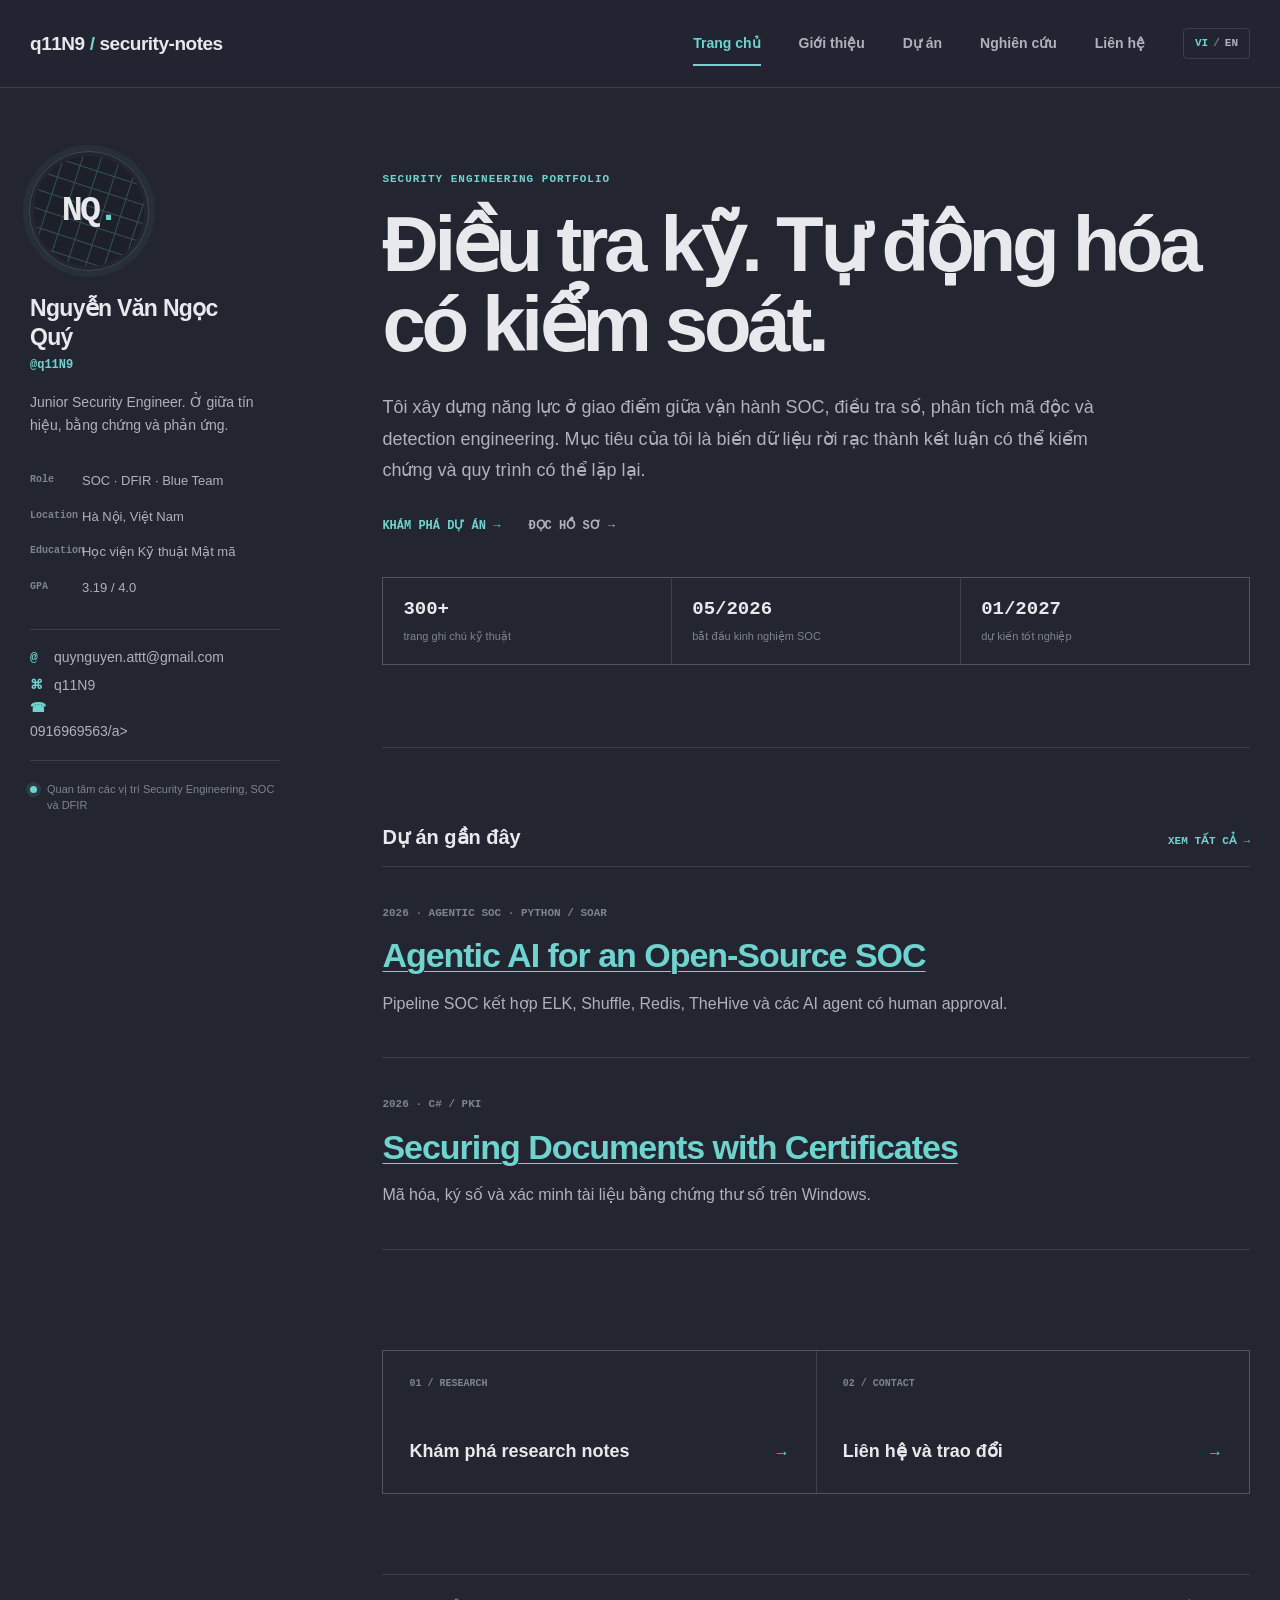
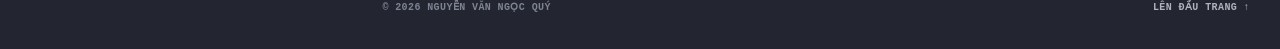
<file: index.html>
<!doctype html>
<html lang="vi" data-lang="vi">
<head>
  <meta charset="utf-8"><meta name="viewport" content="width=device-width, initial-scale=1">
  <meta name="theme-color" content="#232631">
  <meta name="description" content="Portfolio của Nguyễn Văn Ngọc Quý — Junior Security Engineer tập trung vào SOC, DFIR, malware analysis và detection engineering.">
  <meta property="og:title" content="Nguyễn Văn Ngọc Quý — Security Engineering"><meta property="og:type" content="website"><meta property="og:url" content="https://q11n9.github.io/">
  <title>Nguyễn Văn Ngọc Quý — Security Engineering</title>
  <link rel="canonical" href="https://q11n9.github.io/"><link rel="icon" href="favicon.svg" type="image/svg+xml"><link rel="stylesheet" href="styles.css">
</head>
<body data-page="home">
  <a class="skip-link" href="#main" data-i18n="skip">Bỏ qua điều hướng</a>
  <header class="topbar">
    <a class="site-title" href="index.html">q11N9<span>/</span>security-notes</a>
    <button class="menu-toggle" type="button" aria-expanded="false" aria-controls="site-nav"><span></span><span></span><span></span><b data-i18n="menu">Menu</b></button>
    <nav class="nav" id="site-nav" aria-label="Điều hướng chính" data-i18n-aria="navLabel">
      <a class="active" href="index.html" aria-current="page" data-i18n="navHome">Trang chủ</a>
      <a href="about.html" data-i18n="navAbout">Giới thiệu</a><a href="projects.html" data-i18n="navProjects">Dự án</a><a href="research.html" data-i18n="navResearch">Nghiên cứu</a><a href="contact.html" data-i18n="navContact">Liên hệ</a>
      <button class="language-toggle" type="button" aria-label="Switch to English" aria-pressed="false"><span>VI</span><i>/</i><span>EN</span></button>
    </nav>
  </header>
  <div class="page-shell">
    <aside class="profile" aria-label="Tóm tắt hồ sơ" data-i18n-aria="profileLabel">
      <div class="avatar"><div class="avatar-grid"></div><strong>NQ</strong></div><h1>Nguyễn Văn Ngọc Quý</h1><p class="handle">@q11N9</p>
      <p class="profile-lead" data-i18n="profileLead">SOC Analyst.</p>
      <dl class="profile-facts"><div><dt>Role</dt><dd>SOC · DFIR · Blue Team</dd></div><div><dt>Location</dt><dd data-i18n="location">Hà Nội, Việt Nam</dd></div><div><dt>Education</dt><dd data-i18n="academyShort">Học viện Kỹ thuật Mật mã</dd></div><div><dt>GPA</dt><dd>3.19 / 4.0</dd></div></dl>
      <div class="profile-links"><a href="mailto:quynguyen.attt@gmail.com"><span>@</span><span>quynguyen.attt@gmail.com</span></a><a href="https://github.com/q11N9" target="_blank" rel="noreferrer"><span>⌘</span><span>q11N9</span></a><a href="projects.html"><span>☎</span><a href="tel:0916969563">0916969563/a></a></div>
      <div class="availability"><i></i><span data-i18n="availability">Quan tâm các vị trí Security Engineering, SOC và DFIR</span></div>
    </aside>
    <main class="content" id="main">
      <section class="intro home-intro">
        <p class="kicker">security engineering portfolio</p>
        <h2 data-i18n="introTitle">Điều tra kỹ. Tự động hóa có kiểm soát.</h2>
        <p class="intro-copy" data-i18n="introCopy">Tôi xây dựng năng lực ở giao điểm giữa vận hành SOC, điều tra số, phân tích mã độc và detection engineering. Mục tiêu của tôi là biến dữ liệu rời rạc thành kết luận có thể kiểm chứng và quy trình có thể lặp lại.</p>
        <div class="page-actions"><a class="primary-link" href="projects.html"><span data-i18n="exploreProjects">Khám phá dự án</span> →</a><a href="about.html"><span data-i18n="readProfile">Đọc hồ sơ</span> →</a></div>
        <div class="intro-meta"><span><b>300+</b><small data-i18n="notesMetric">trang ghi chú kỹ thuật</small></span><span><b>05/2026</b><small data-i18n="socMetric">bắt đầu kinh nghiệm SOC</small></span><span><b>01/2027</b><small data-i18n="gradMetric">dự kiến tốt nghiệp</small></span></div>
      </section>
      <section class="feed-section">
        <div class="section-head"><h2 data-i18n="recentWork">Dự án gần đây</h2><a class="section-link" href="projects.html"><span data-i18n="viewAll">Xem tất cả</span> →</a></div>
        <article class="feed-entry compact-entry"><p class="entry-meta">2026 · Agentic SOC · Python / SOAR</p><h3><a href="projects.html#agentic">Agentic AI for an Open-Source SOC</a></h3><p data-i18n="agenticShort">Pipeline SOC kết hợp ELK, Shuffle, Redis, TheHive và các AI agent có human approval.</p></article>
        <article class="feed-entry compact-entry"><p class="entry-meta">2026 · C# / PKI</p><h3><a href="projects.html#certificates">Securing Documents with Certificates</a></h3><p data-i18n="certShort">Mã hóa, ký số và xác minh tài liệu bằng chứng thư số trên Windows.</p></article>
      </section>
      <section class="next-routes"><a href="research.html"><small>01 / RESEARCH</small><strong data-i18n="researchRoute">Khám phá research notes</strong><span>→</span></a><a href="contact.html"><small>02 / CONTACT</small><strong data-i18n="contactRoute">Liên hệ và trao đổi</strong><span>→</span></a></section>
      <footer><p>© <span class="year">2026</span> Nguyễn Văn Ngọc Quý</p><a href="#main"><span data-i18n="backTop">Lên đầu trang</span> ↑</a></footer>
    </main>
  </div>
  <script src="app.js" defer></script>
</body>
</html>
</file>
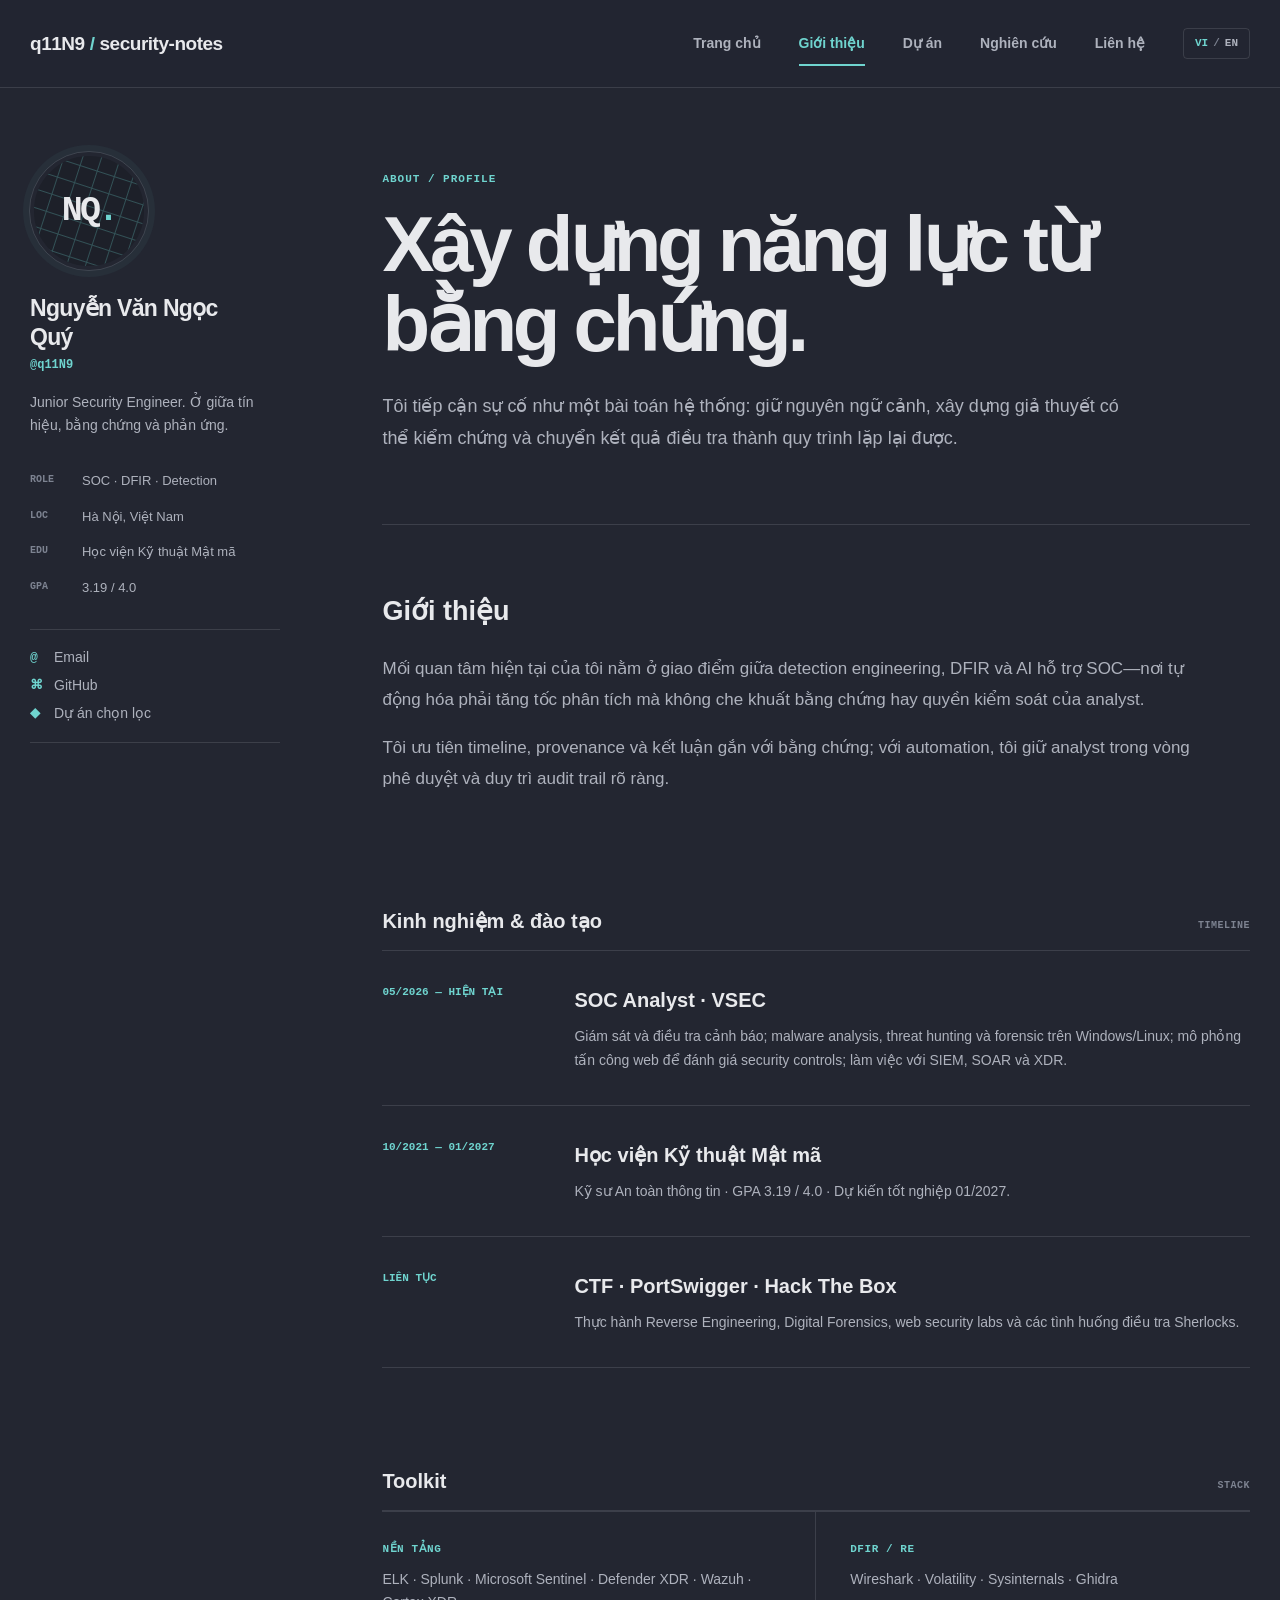
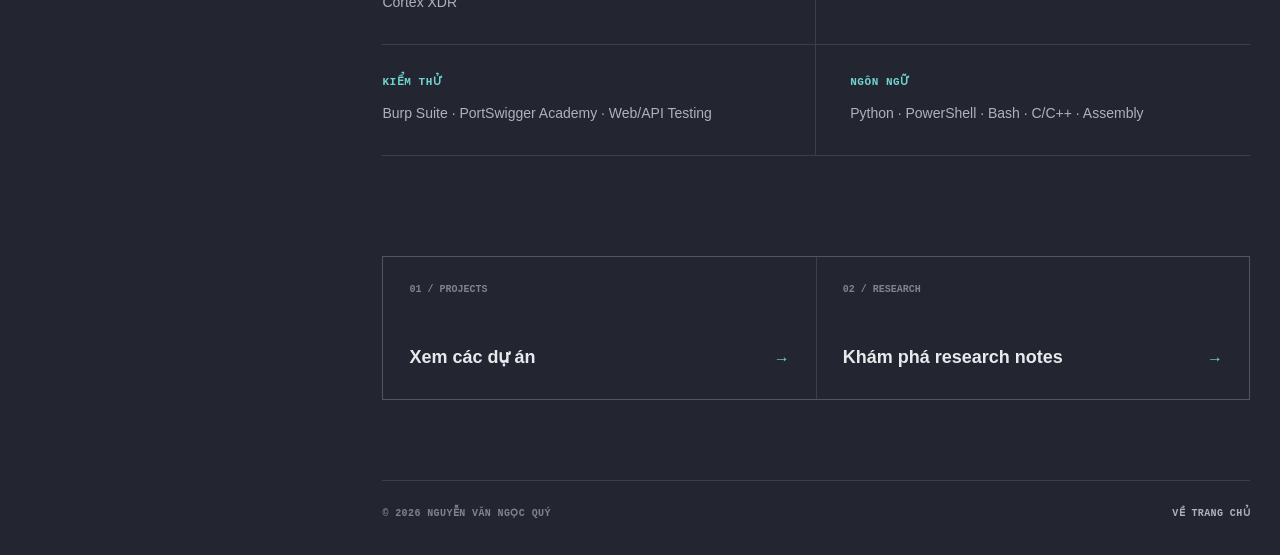
<file: about.html>
<!doctype html>
<html lang="vi" data-lang="vi">
<head>
  <meta charset="utf-8"><meta name="viewport" content="width=device-width, initial-scale=1"><meta name="theme-color" content="#232631">
  <meta name="description" content="Hồ sơ, kinh nghiệm và nền tảng kỹ thuật của Nguyễn Văn Ngọc Quý."><title>Giới thiệu — Nguyễn Văn Ngọc Quý</title>
  <link rel="icon" href="favicon.svg" type="image/svg+xml"><link rel="stylesheet" href="styles.css">
</head>
<body data-page="about">
  <a class="skip-link" href="#main" data-i18n="skip">Bỏ qua điều hướng</a>
  <header class="topbar"><a class="site-title" href="index.html">q11N9<span>/</span>security-notes</a><button class="menu-toggle" type="button" aria-expanded="false" aria-controls="site-nav"><span></span><span></span><span></span><b data-i18n="menu">Menu</b></button><nav class="nav" id="site-nav" aria-label="Điều hướng chính" data-i18n-aria="navLabel"><a href="index.html" data-i18n="navHome">Trang chủ</a><a class="active" href="about.html" aria-current="page" data-i18n="navAbout">Giới thiệu</a><a href="projects.html" data-i18n="navProjects">Dự án</a><a href="research.html" data-i18n="navResearch">Nghiên cứu</a><a href="contact.html" data-i18n="navContact">Liên hệ</a><button class="language-toggle" type="button" aria-label="Switch to English" aria-pressed="false"><span>VI</span><i>/</i><span>EN</span></button></nav></header>
  <div class="page-shell">
    <aside class="profile"><div class="avatar"><div class="avatar-grid"></div><strong>NQ</strong></div><h1>Nguyễn Văn Ngọc Quý</h1><p class="handle">@q11N9</p><p class="profile-lead" data-i18n="profileLead">Junior Security Engineer. Ở giữa tín hiệu, bằng chứng và phản ứng.</p><dl class="profile-facts"><div><dt>ROLE</dt><dd>SOC · DFIR · Detection</dd></div><div><dt>LOC</dt><dd data-i18n="location">Hà Nội, Việt Nam</dd></div><div><dt>EDU</dt><dd data-i18n="academyShort">Học viện Kỹ thuật Mật mã</dd></div><div><dt>GPA</dt><dd>3.19 / 4.0</dd></div></dl><div class="profile-links"><a href="mailto:quynguyen.attt@gmail.com"><span>@</span><span>Email</span></a><a href="https://github.com/q11N9" target="_blank" rel="noreferrer"><span>⌘</span><span>GitHub</span></a><a href="projects.html"><span>◆</span><span data-i18n="selectedWork">Dự án chọn lọc</span></a></div></aside>
    <main class="content" id="main">
      <header class="page-header"><p class="kicker">about / profile</p><h2 data-i18n="aboutTitle">Xây dựng năng lực từ bằng chứng.</h2><p data-i18n="aboutLead">Tôi tiếp cận sự cố như một bài toán hệ thống: giữ nguyên ngữ cảnh, xây dựng giả thuyết có thể kiểm chứng và chuyển kết quả điều tra thành quy trình lặp lại được.</p></header>
      <section class="prose-block"><h2 data-i18n="aboutMe">Giới thiệu</h2><p data-i18n="aboutP1">Mối quan tâm hiện tại của tôi nằm ở giao điểm giữa detection engineering, DFIR và AI hỗ trợ SOC—nơi tự động hóa phải tăng tốc phân tích mà không che khuất bằng chứng hay quyền kiểm soát của analyst.</p><p data-i18n="aboutP2">Tôi ưu tiên timeline, provenance và kết luận gắn với bằng chứng; với automation, tôi giữ analyst trong vòng phê duyệt và duy trì audit trail rõ ràng.</p></section>
      <section class="feed-section"><div class="section-head"><h2 data-i18n="experienceTitle">Kinh nghiệm &amp; đào tạo</h2><span>timeline</span></div><div class="timeline"><article><time>05/2026 — <span data-i18n="present">Hiện tại</span></time><div><h3>SOC Analyst · VSEC</h3><p data-i18n="vsecText">Giám sát và điều tra cảnh báo; malware analysis, threat hunting và forensic trên Windows/Linux; mô phỏng tấn công web để đánh giá security controls; làm việc với SIEM, SOAR và XDR.</p></div></article><article><time>10/2021 — 01/2027</time><div><h3 data-i18n="academy">Học viện Kỹ thuật Mật mã</h3><p data-i18n="degree">Kỹ sư An toàn thông tin · GPA 3.19 / 4.0 · Dự kiến tốt nghiệp 01/2027.</p></div></article><article><time data-i18n="ongoingTime">Liên tục</time><div><h3>CTF · PortSwigger · Hack The Box</h3><p data-i18n="practiceText">Thực hành Reverse Engineering, Digital Forensics, web security labs và các tình huống điều tra Sherlocks.</p></div></article></div></section>
      <section class="feed-section"><div class="section-head"><h2 data-i18n="toolkitTitle">Toolkit</h2><span>stack</span></div><div class="tool-groups"><div><h3 data-i18n="platforms">Nền tảng</h3><p>ELK · Splunk · Microsoft Sentinel · Defender XDR · Wazuh · Cortex XDR</p></div><div><h3>DFIR / RE</h3><p>Wireshark · Volatility · Sysinternals · Ghidra</p></div><div><h3 data-i18n="testing">Kiểm thử</h3><p>Burp Suite · PortSwigger Academy · Web/API Testing</p></div><div><h3 data-i18n="languages">Ngôn ngữ</h3><p>Python · PowerShell · Bash · C/C++ · Assembly</p></div></div></section>
      <section class="next-routes"><a href="projects.html"><small>01 / PROJECTS</small><strong data-i18n="projectsRoute">Xem các dự án</strong><span>→</span></a><a href="research.html"><small>02 / RESEARCH</small><strong data-i18n="researchRoute">Khám phá research notes</strong><span>→</span></a></section>
      <footer><p>© <span class="year">2026</span> Nguyễn Văn Ngọc Quý</p><a href="index.html" data-i18n="backHome">Về trang chủ</a></footer>
    </main>
  </div><script src="app.js" defer></script>
</body></html>
</file>
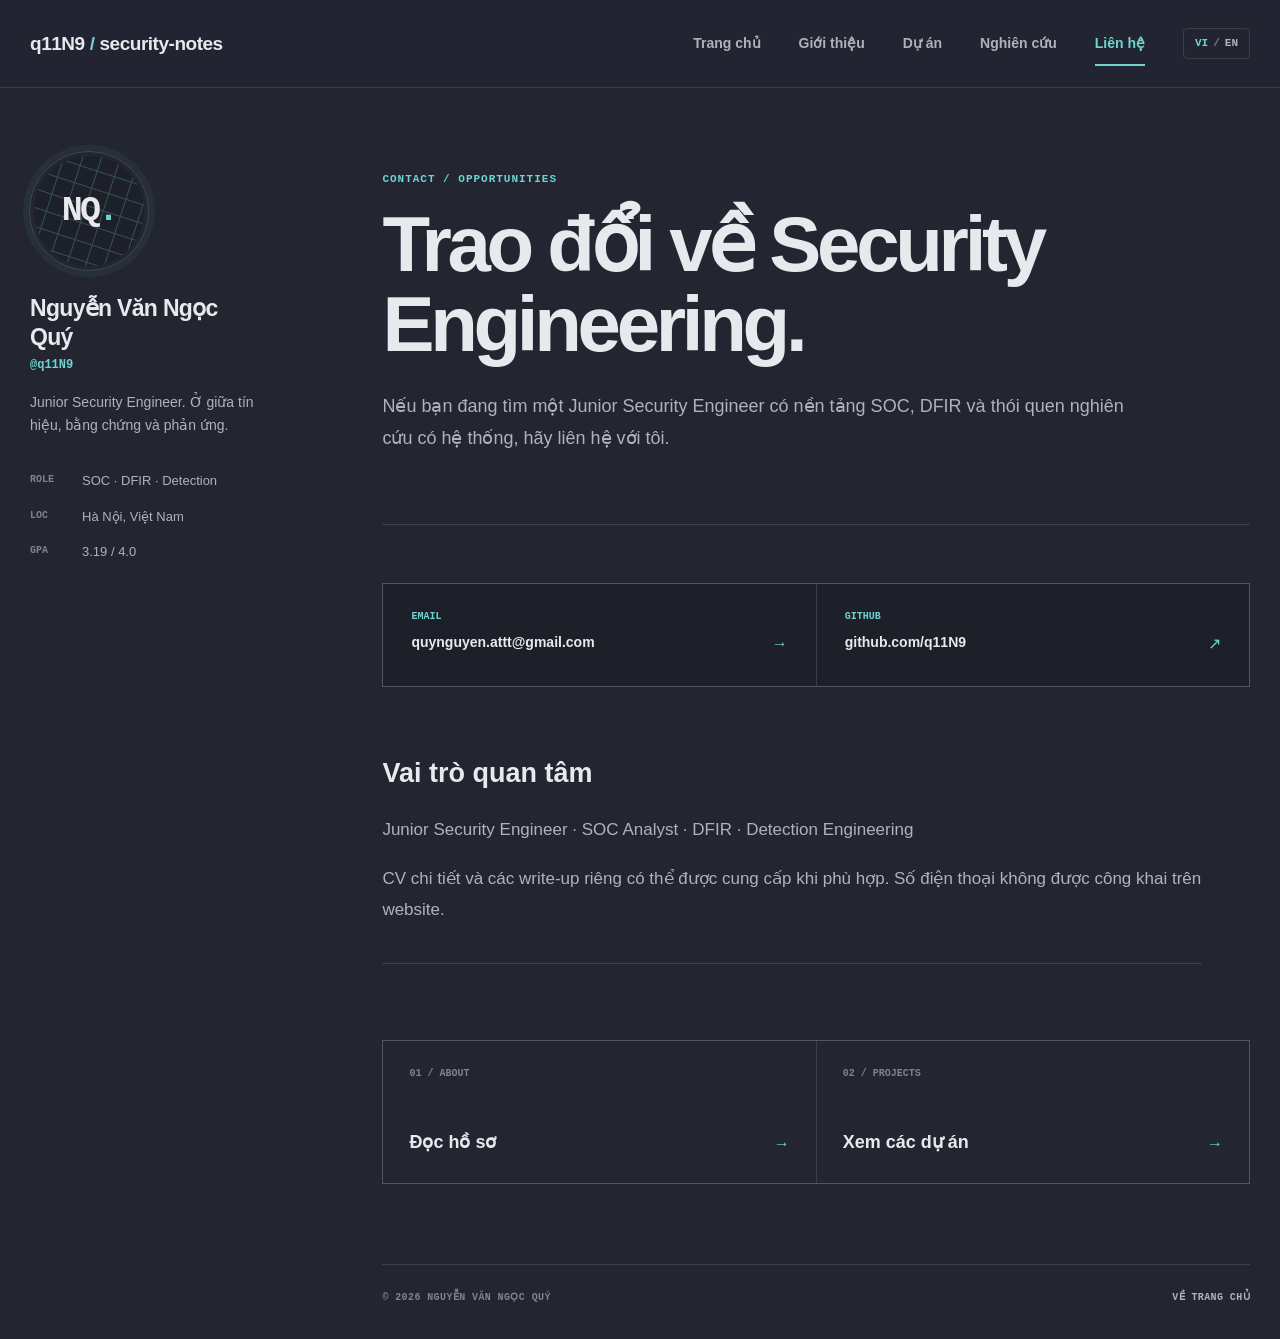
<file: contact.html>
<!doctype html>
<html lang="vi" data-lang="vi">
<head><meta charset="utf-8"><meta name="viewport" content="width=device-width, initial-scale=1"><meta name="theme-color" content="#232631"><meta name="description" content="Liên hệ Nguyễn Văn Ngọc Quý về các vị trí Security Engineering, SOC và DFIR."><title>Liên hệ — Nguyễn Văn Ngọc Quý</title><link rel="icon" href="favicon.svg" type="image/svg+xml"><link rel="stylesheet" href="styles.css"></head>
<body data-page="contact">
  <a class="skip-link" href="#main" data-i18n="skip">Bỏ qua điều hướng</a>
  <header class="topbar"><a class="site-title" href="index.html">q11N9<span>/</span>security-notes</a><button class="menu-toggle" type="button" aria-expanded="false" aria-controls="site-nav"><span></span><span></span><span></span><b data-i18n="menu">Menu</b></button><nav class="nav" id="site-nav" aria-label="Điều hướng chính" data-i18n-aria="navLabel"><a href="index.html" data-i18n="navHome">Trang chủ</a><a href="about.html" data-i18n="navAbout">Giới thiệu</a><a href="projects.html" data-i18n="navProjects">Dự án</a><a href="research.html" data-i18n="navResearch">Nghiên cứu</a><a class="active" href="contact.html" aria-current="page" data-i18n="navContact">Liên hệ</a><button class="language-toggle" type="button" aria-label="Switch to English" aria-pressed="false"><span>VI</span><i>/</i><span>EN</span></button></nav></header>
  <div class="page-shell">
    <aside class="profile"><div class="avatar"><div class="avatar-grid"></div><strong>NQ</strong></div><h1>Nguyễn Văn Ngọc Quý</h1><p class="handle">@q11N9</p><p class="profile-lead" data-i18n="profileLead">Junior Security Engineer. Ở giữa tín hiệu, bằng chứng và phản ứng.</p><dl class="profile-facts"><div><dt>ROLE</dt><dd>SOC · DFIR · Detection</dd></div><div><dt>LOC</dt><dd data-i18n="location">Hà Nội, Việt Nam</dd></div><div><dt>GPA</dt><dd>3.19 / 4.0</dd></div></dl></aside>
    <main class="content" id="main">
      <header class="page-header contact-header"><p class="kicker">contact / opportunities</p><h2 data-i18n="contactTitle">Trao đổi về Security Engineering.</h2><p data-i18n="contactText">Nếu bạn đang tìm một Junior Security Engineer có nền tảng SOC, DFIR và thói quen nghiên cứu có hệ thống, hãy liên hệ với tôi.</p></header>
      <section class="contact-options"><a href="mailto:quynguyen.attt@gmail.com"><small>EMAIL</small><strong>quynguyen.attt@gmail.com</strong><span>→</span></a><a href="https://github.com/q11N9" target="_blank" rel="noreferrer"><small>GITHUB</small><strong>github.com/q11N9</strong><span>↗</span></a></section>
      <section class="prose-block contact-note"><h2 data-i18n="targetRoles">Vai trò quan tâm</h2><p>Junior Security Engineer · SOC Analyst · DFIR · Detection Engineering</p><p data-i18n="cvNote">CV chi tiết và các write-up riêng có thể được cung cấp khi phù hợp. Số điện thoại không được công khai trên website.</p></section>
      <section class="next-routes"><a href="about.html"><small>01 / ABOUT</small><strong data-i18n="readProfile">Đọc hồ sơ</strong><span>→</span></a><a href="projects.html"><small>02 / PROJECTS</small><strong data-i18n="projectsRoute">Xem các dự án</strong><span>→</span></a></section>
      <footer><p>© <span class="year">2026</span> Nguyễn Văn Ngọc Quý</p><a href="index.html" data-i18n="backHome">Về trang chủ</a></footer>
    </main>
  </div><script src="app.js" defer></script>
</body></html>
</file>
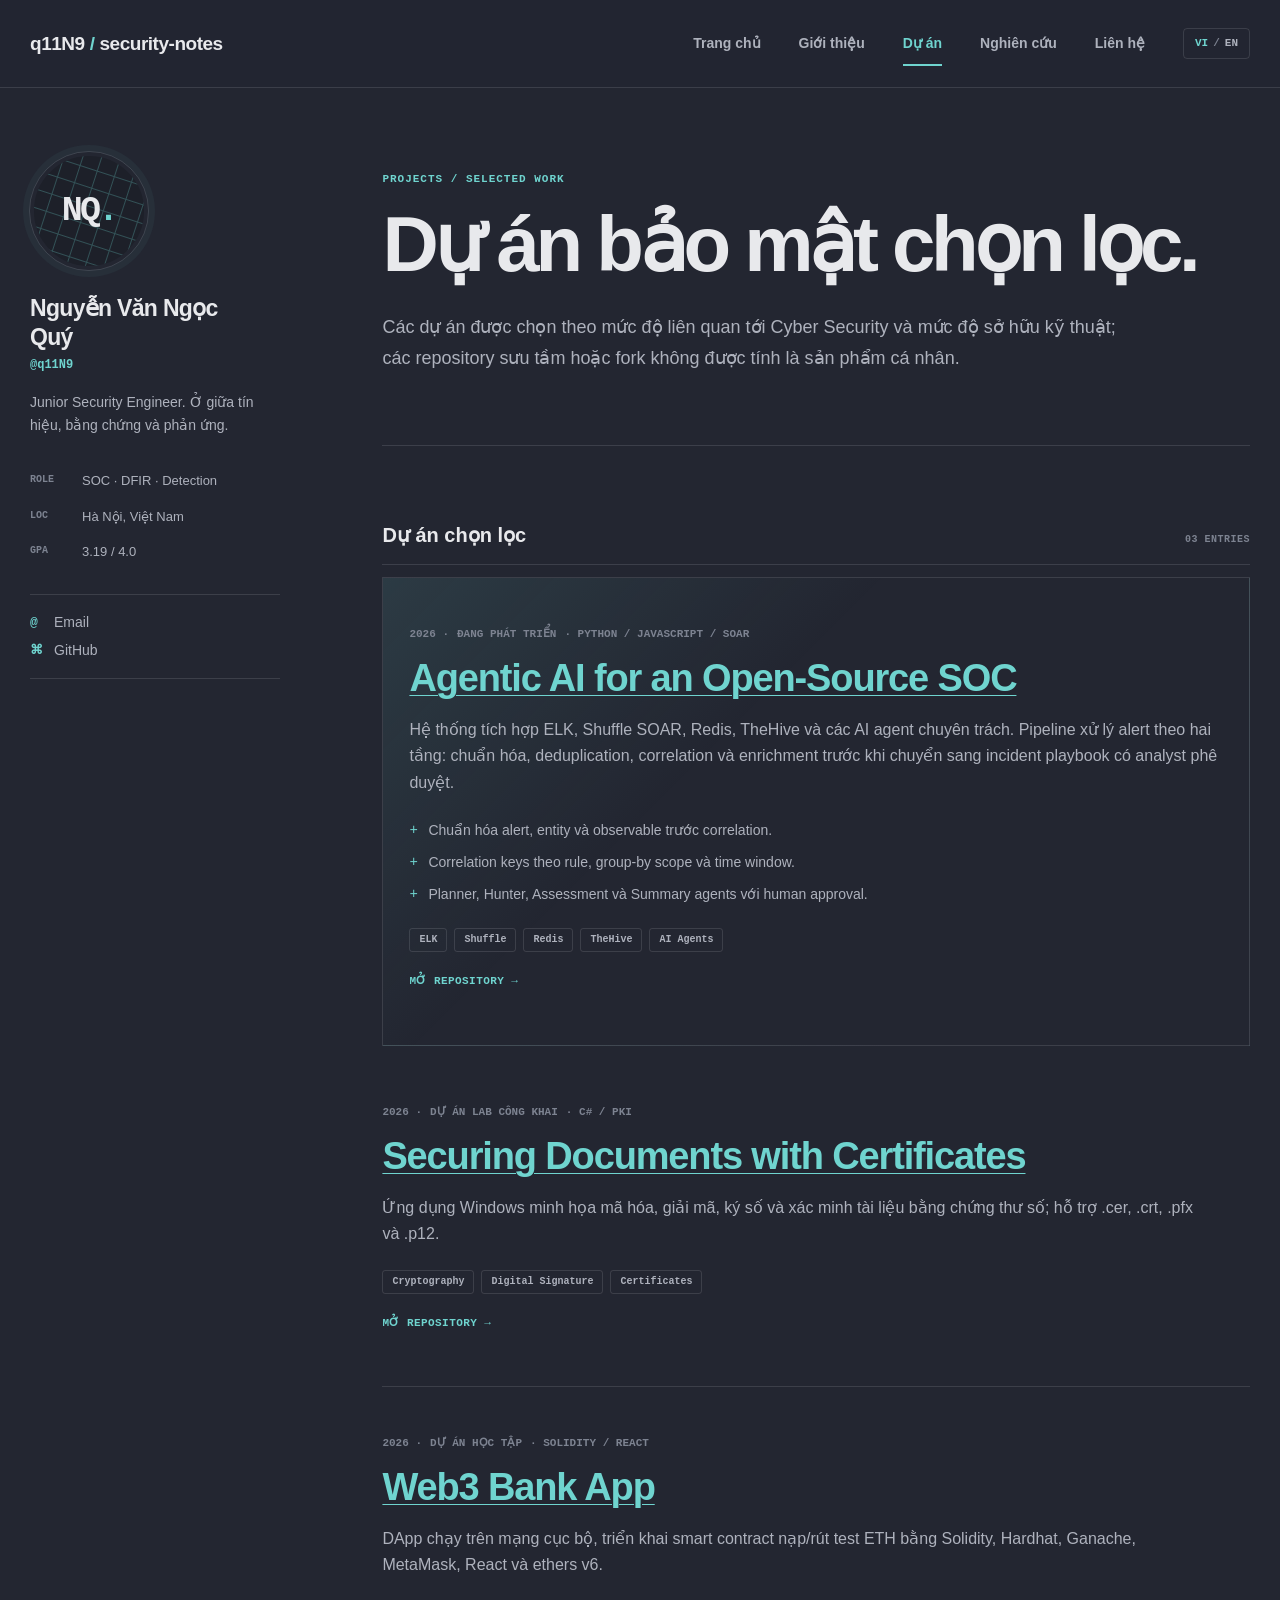
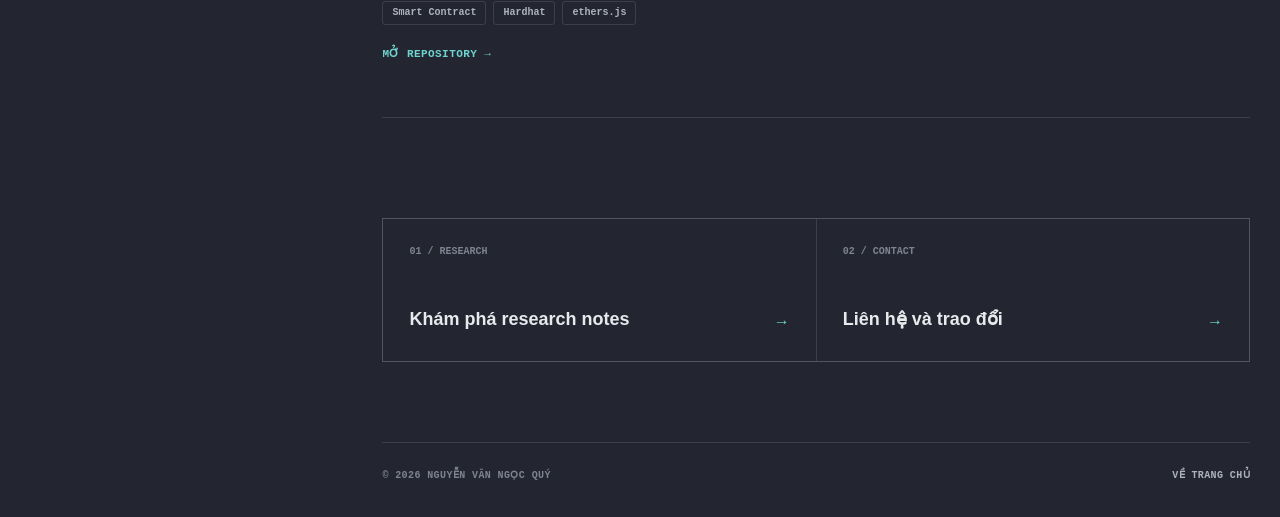
<file: projects.html>
<!doctype html>
<html lang="vi" data-lang="vi">
<head><meta charset="utf-8"><meta name="viewport" content="width=device-width, initial-scale=1"><meta name="theme-color" content="#232631"><meta name="description" content="Các dự án Security Engineering của Nguyễn Văn Ngọc Quý."><title>Dự án — Nguyễn Văn Ngọc Quý</title><link rel="icon" href="favicon.svg" type="image/svg+xml"><link rel="stylesheet" href="styles.css"></head>
<body data-page="projects">
  <a class="skip-link" href="#main" data-i18n="skip">Bỏ qua điều hướng</a>
  <header class="topbar"><a class="site-title" href="index.html">q11N9<span>/</span>security-notes</a><button class="menu-toggle" type="button" aria-expanded="false" aria-controls="site-nav"><span></span><span></span><span></span><b data-i18n="menu">Menu</b></button><nav class="nav" id="site-nav" aria-label="Điều hướng chính" data-i18n-aria="navLabel"><a href="index.html" data-i18n="navHome">Trang chủ</a><a href="about.html" data-i18n="navAbout">Giới thiệu</a><a class="active" href="projects.html" aria-current="page" data-i18n="navProjects">Dự án</a><a href="research.html" data-i18n="navResearch">Nghiên cứu</a><a href="contact.html" data-i18n="navContact">Liên hệ</a><button class="language-toggle" type="button" aria-label="Switch to English" aria-pressed="false"><span>VI</span><i>/</i><span>EN</span></button></nav></header>
  <div class="page-shell">
    <aside class="profile"><div class="avatar"><div class="avatar-grid"></div><strong>NQ</strong></div><h1>Nguyễn Văn Ngọc Quý</h1><p class="handle">@q11N9</p><p class="profile-lead" data-i18n="profileLead">Junior Security Engineer. Ở giữa tín hiệu, bằng chứng và phản ứng.</p><dl class="profile-facts"><div><dt>ROLE</dt><dd>SOC · DFIR · Detection</dd></div><div><dt>LOC</dt><dd data-i18n="location">Hà Nội, Việt Nam</dd></div><div><dt>GPA</dt><dd>3.19 / 4.0</dd></div></dl><div class="profile-links"><a href="mailto:quynguyen.attt@gmail.com"><span>@</span><span>Email</span></a><a href="https://github.com/q11N9" target="_blank" rel="noreferrer"><span>⌘</span><span>GitHub</span></a></div></aside>
    <main class="content" id="main">
      <header class="page-header"><p class="kicker">projects / selected work</p><h2 data-i18n="projectsPageTitle">Dự án bảo mật chọn lọc.</h2><p data-i18n="projectsPageLead">Các dự án được chọn theo mức độ liên quan tới Cyber Security và mức độ sở hữu kỹ thuật; các repository sưu tầm hoặc fork không được tính là sản phẩm cá nhân.</p></header>
      <section class="feed-section project-feed"><div class="section-head"><h2 data-i18n="projectsTitle">Dự án chọn lọc</h2><span>03 entries</span></div>
        <article class="feed-entry featured-entry" id="agentic"><p class="entry-meta">2026 · <span data-i18n="ongoing">Đang phát triển</span> · Python / JavaScript / SOAR</p><h3><a href="https://github.com/q11N9/Agentic-AI-with-Shuffle-and-ELK" target="_blank" rel="noreferrer">Agentic AI for an Open-Source SOC</a></h3><p data-i18n="agenticText">Hệ thống tích hợp ELK, Shuffle SOAR, Redis, TheHive và các AI agent chuyên trách. Pipeline xử lý alert theo hai tầng: chuẩn hóa, deduplication, correlation và enrichment trước khi chuyển sang incident playbook có analyst phê duyệt.</p><ul class="project-points"><li data-i18n="agenticP1">Chuẩn hóa alert, entity và observable trước correlation.</li><li data-i18n="agenticP2">Correlation keys theo rule, group-by scope và time window.</li><li data-i18n="agenticP3">Planner, Hunter, Assessment và Summary agents với human approval.</li></ul><ul class="entry-tags"><li>ELK</li><li>Shuffle</li><li>Redis</li><li>TheHive</li><li>AI Agents</li></ul><a class="read-link" href="https://github.com/q11N9/Agentic-AI-with-Shuffle-and-ELK" target="_blank" rel="noreferrer"><span data-i18n="openRepository">Mở repository</span> →</a></article>
        <article class="feed-entry" id="certificates"><p class="entry-meta">2026 · <span data-i18n="publicLab">Dự án lab công khai</span> · C# / PKI</p><h3><a href="https://github.com/q11N9/SecuringDocumentUsingCertificates" target="_blank" rel="noreferrer">Securing Documents with Certificates</a></h3><p data-i18n="certText">Ứng dụng Windows minh họa mã hóa, giải mã, ký số và xác minh tài liệu bằng chứng thư số; hỗ trợ .cer, .crt, .pfx và .p12.</p><ul class="entry-tags"><li>Cryptography</li><li>Digital Signature</li><li>Certificates</li></ul><a class="read-link" href="https://github.com/q11N9/SecuringDocumentUsingCertificates" target="_blank" rel="noreferrer"><span data-i18n="openRepository">Mở repository</span> →</a></article>
        <article class="feed-entry" id="web3"><p class="entry-meta">2026 · <span data-i18n="learningProject">Dự án học tập</span> · Solidity / React</p><h3><a href="https://github.com/q11N9/Web3-Bank-App" target="_blank" rel="noreferrer">Web3 Bank App</a></h3><p data-i18n="web3Text">DApp chạy trên mạng cục bộ, triển khai smart contract nạp/rút test ETH bằng Solidity, Hardhat, Ganache, MetaMask, React và ethers v6.</p><ul class="entry-tags"><li>Smart Contract</li><li>Hardhat</li><li>ethers.js</li></ul><a class="read-link" href="https://github.com/q11N9/Web3-Bank-App" target="_blank" rel="noreferrer"><span data-i18n="openRepository">Mở repository</span> →</a></article>
      </section>
      <section class="next-routes"><a href="research.html"><small>01 / RESEARCH</small><strong data-i18n="researchRoute">Khám phá research notes</strong><span>→</span></a><a href="contact.html"><small>02 / CONTACT</small><strong data-i18n="contactRoute">Liên hệ và trao đổi</strong><span>→</span></a></section>
      <footer><p>© <span class="year">2026</span> Nguyễn Văn Ngọc Quý</p><a href="index.html" data-i18n="backHome">Về trang chủ</a></footer>
    </main>
  </div><script src="app.js" defer></script>
</body></html>
</file>
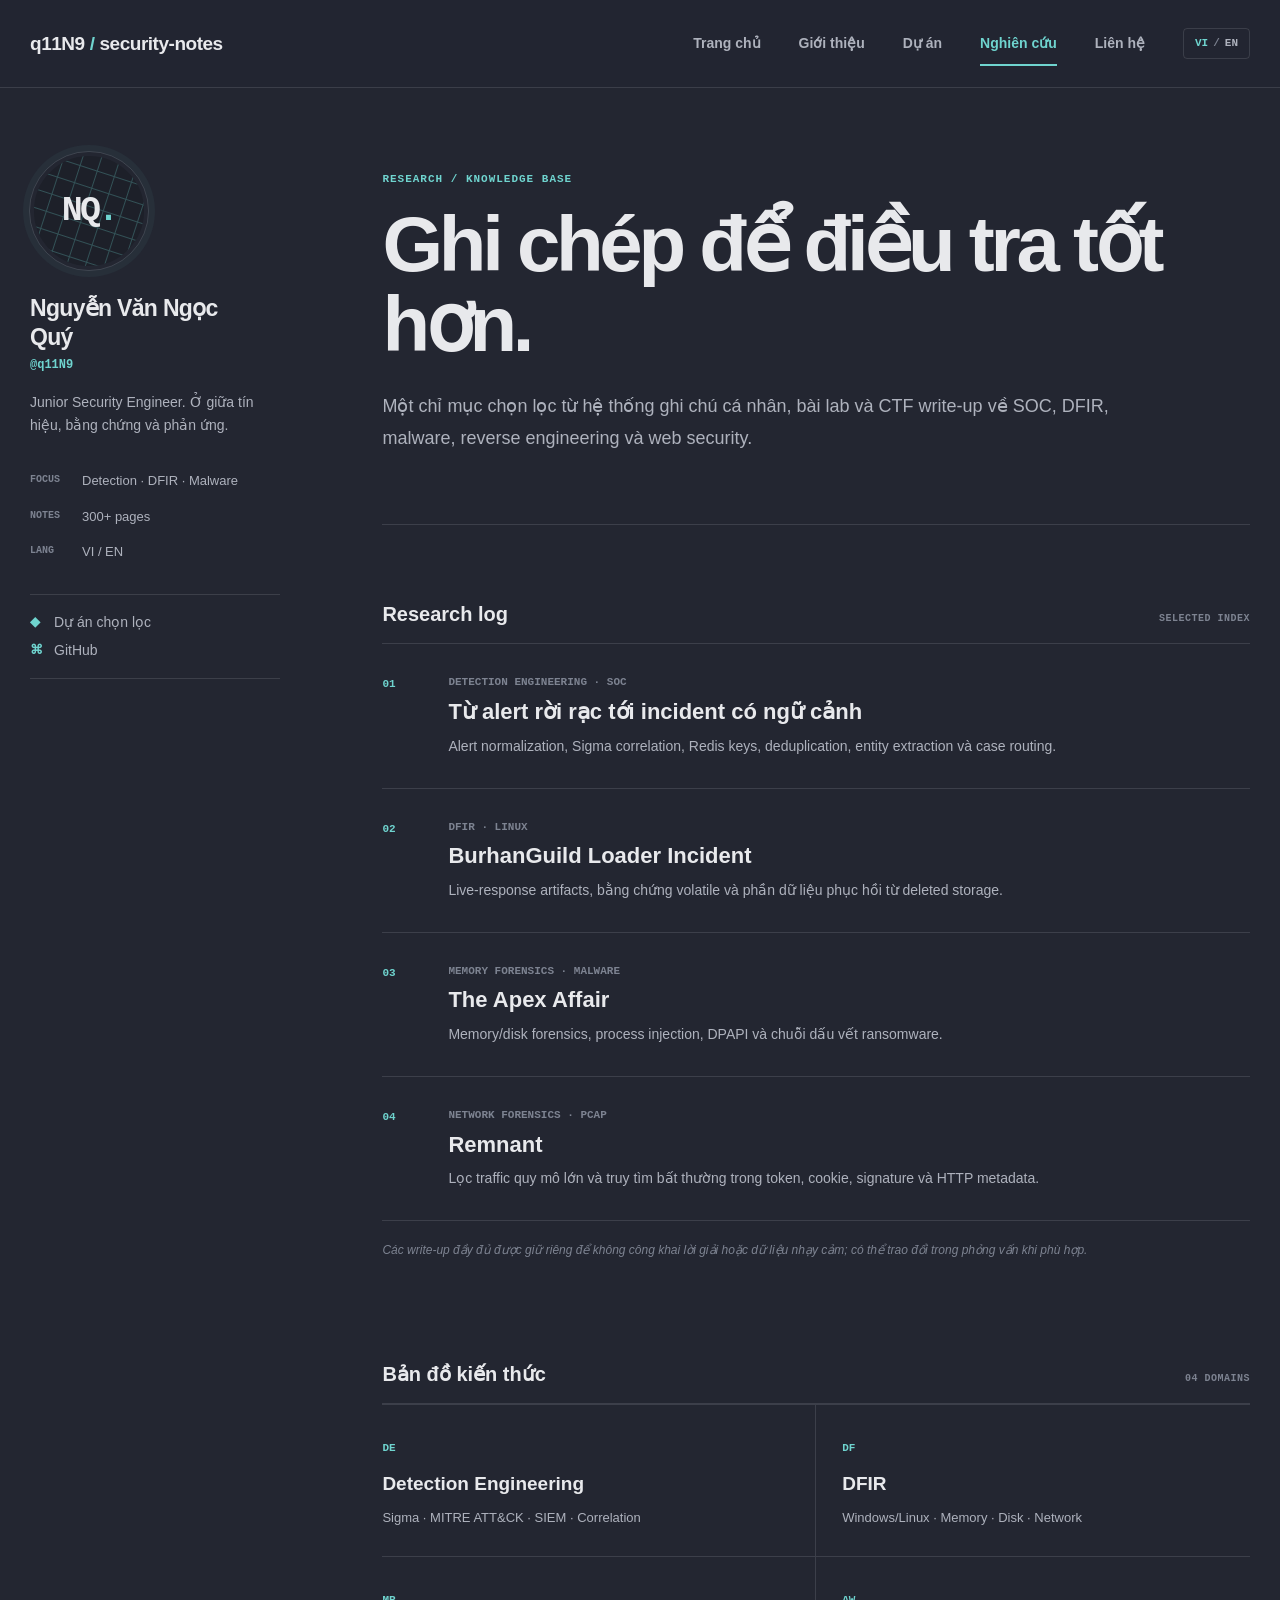
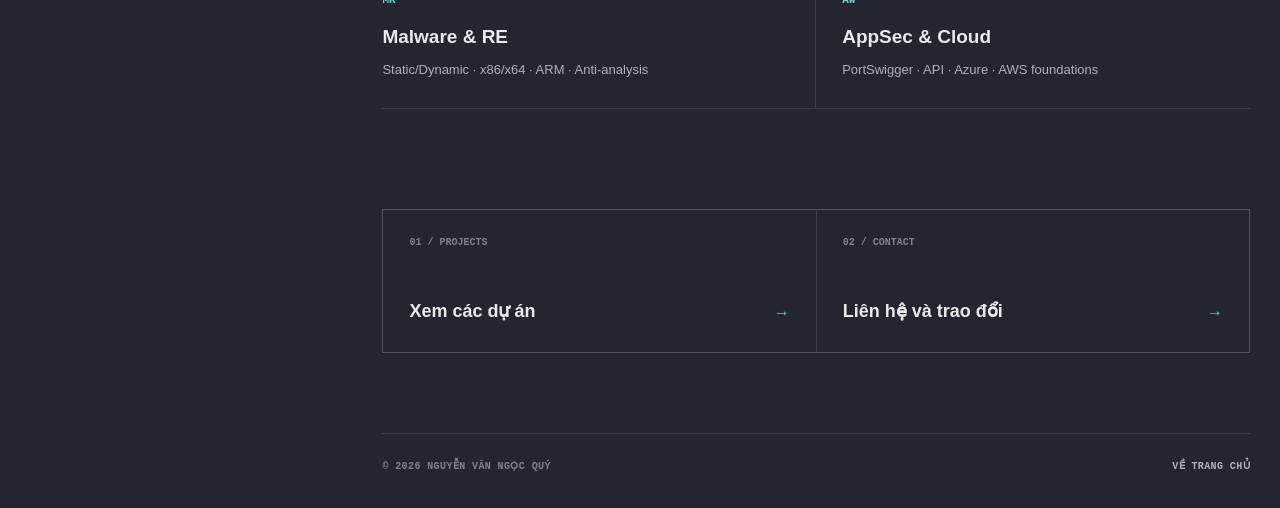
<file: research.html>
<!doctype html>
<html lang="vi" data-lang="vi">
<head><meta charset="utf-8"><meta name="viewport" content="width=device-width, initial-scale=1"><meta name="theme-color" content="#232631"><meta name="description" content="Research notes về Detection Engineering, DFIR, malware analysis và web security."><title>Nghiên cứu — Nguyễn Văn Ngọc Quý</title><link rel="icon" href="favicon.svg" type="image/svg+xml"><link rel="stylesheet" href="styles.css"></head>
<body data-page="research">
  <a class="skip-link" href="#main" data-i18n="skip">Bỏ qua điều hướng</a>
  <header class="topbar"><a class="site-title" href="index.html">q11N9<span>/</span>security-notes</a><button class="menu-toggle" type="button" aria-expanded="false" aria-controls="site-nav"><span></span><span></span><span></span><b data-i18n="menu">Menu</b></button><nav class="nav" id="site-nav" aria-label="Điều hướng chính" data-i18n-aria="navLabel"><a href="index.html" data-i18n="navHome">Trang chủ</a><a href="about.html" data-i18n="navAbout">Giới thiệu</a><a href="projects.html" data-i18n="navProjects">Dự án</a><a class="active" href="research.html" aria-current="page" data-i18n="navResearch">Nghiên cứu</a><a href="contact.html" data-i18n="navContact">Liên hệ</a><button class="language-toggle" type="button" aria-label="Switch to English" aria-pressed="false"><span>VI</span><i>/</i><span>EN</span></button></nav></header>
  <div class="page-shell">
    <aside class="profile"><div class="avatar"><div class="avatar-grid"></div><strong>NQ</strong></div><h1>Nguyễn Văn Ngọc Quý</h1><p class="handle">@q11N9</p><p class="profile-lead" data-i18n="profileLead">Junior Security Engineer. Ở giữa tín hiệu, bằng chứng và phản ứng.</p><dl class="profile-facts"><div><dt>FOCUS</dt><dd>Detection · DFIR · Malware</dd></div><div><dt>NOTES</dt><dd>300+ pages</dd></div><div><dt>LANG</dt><dd>VI / EN</dd></div></dl><div class="profile-links"><a href="projects.html"><span>◆</span><span data-i18n="selectedWork">Dự án chọn lọc</span></a><a href="https://github.com/q11N9" target="_blank" rel="noreferrer"><span>⌘</span><span>GitHub</span></a></div></aside>
    <main class="content" id="main">
      <header class="page-header"><p class="kicker">research / knowledge base</p><h2 data-i18n="researchPageTitle">Ghi chép để điều tra tốt hơn.</h2><p data-i18n="researchPageLead">Một chỉ mục chọn lọc từ hệ thống ghi chú cá nhân, bài lab và CTF write-up về SOC, DFIR, malware, reverse engineering và web security.</p></header>
      <section class="feed-section"><div class="section-head"><h2 data-i18n="researchTitle">Research log</h2><span>selected index</span></div><div class="note-list">
        <article class="note-entry"><div class="note-index">01</div><div><p class="entry-meta">Detection Engineering · SOC</p><h3 data-i18n="note1Title">Từ alert rời rạc tới incident có ngữ cảnh</h3><p data-i18n="note1Text">Alert normalization, Sigma correlation, Redis keys, deduplication, entity extraction và case routing.</p></div></article>
        <article class="note-entry"><div class="note-index">02</div><div><p class="entry-meta">DFIR · Linux</p><h3>BurhanGuild Loader Incident</h3><p data-i18n="note2Text">Live-response artifacts, bằng chứng volatile và phần dữ liệu phục hồi từ deleted storage.</p></div></article>
        <article class="note-entry"><div class="note-index">03</div><div><p class="entry-meta">Memory Forensics · Malware</p><h3>The Apex Affair</h3><p data-i18n="note3Text">Memory/disk forensics, process injection, DPAPI và chuỗi dấu vết ransomware.</p></div></article>
        <article class="note-entry"><div class="note-index">04</div><div><p class="entry-meta">Network Forensics · PCAP</p><h3>Remnant</h3><p data-i18n="note4Text">Lọc traffic quy mô lớn và truy tìm bất thường trong token, cookie, signature và HTTP metadata.</p></div></article>
      </div><p class="privacy-note" data-i18n="privacyNote">Các write-up đầy đủ được giữ riêng để không công khai lời giải hoặc dữ liệu nhạy cảm; có thể trao đổi trong phỏng vấn khi phù hợp.</p></section>
      <section class="feed-section"><div class="section-head"><h2 data-i18n="knowledgeMap">Bản đồ kiến thức</h2><span>04 domains</span></div><div class="knowledge-grid"><article><b>DE</b><h3>Detection Engineering</h3><p>Sigma · MITRE ATT&amp;CK · SIEM · Correlation</p></article><article><b>DF</b><h3>DFIR</h3><p>Windows/Linux · Memory · Disk · Network</p></article><article><b>MR</b><h3>Malware &amp; RE</h3><p>Static/Dynamic · x86/x64 · ARM · Anti-analysis</p></article><article><b>AW</b><h3>AppSec &amp; Cloud</h3><p>PortSwigger · API · Azure · AWS foundations</p></article></div></section>
      <section class="next-routes"><a href="projects.html"><small>01 / PROJECTS</small><strong data-i18n="projectsRoute">Xem các dự án</strong><span>→</span></a><a href="contact.html"><small>02 / CONTACT</small><strong data-i18n="contactRoute">Liên hệ và trao đổi</strong><span>→</span></a></section>
      <footer><p>© <span class="year">2026</span> Nguyễn Văn Ngọc Quý</p><a href="index.html" data-i18n="backHome">Về trang chủ</a></footer>
    </main>
  </div><script src="app.js" defer></script>
</body></html>
</file>
<file: styles.css>
:root {
  --bg: #232631;
  --bg-deep: #1d2029;
  --panel: #292d38;
  --text: #e8e9ec;
  --muted: #aeb2bd;
  --quiet: #7d8391;
  --accent: #6fd4cf;
  --accent-soft: rgba(111, 212, 207, 0.12);
  --line: rgba(232, 233, 236, 0.13);
  --header-height: 88px;
  --max: 1220px;
  --sans: -apple-system, BlinkMacSystemFont, "Segoe UI", Roboto, Helvetica, Arial, sans-serif;
  --mono: "Cascadia Code", "SFMono-Regular", Consolas, "Liberation Mono", monospace;
}

* { box-sizing: border-box; }
html { scroll-behavior: smooth; scroll-padding-top: calc(var(--header-height) + 22px); }
body { margin: 0; color: var(--text); background: var(--bg); font-family: var(--sans); font-size: 16px; line-height: 1.65; }
a { color: inherit; }
::selection { color: var(--bg-deep); background: var(--accent); }

.skip-link { position: fixed; z-index: 100; top: 12px; left: 12px; padding: 10px 15px; color: var(--bg-deep); background: var(--accent); transform: translateY(-180%); }
.skip-link:focus { transform: translateY(0); }

.topbar {
  position: sticky;
  z-index: 30;
  top: 0;
  display: flex;
  align-items: center;
  justify-content: space-between;
  height: var(--header-height);
  padding: 0 max(22px, calc((100vw - var(--max)) / 2));
  border-bottom: 1px solid var(--line);
  background: rgba(35, 38, 49, 0.94);
  backdrop-filter: blur(14px);
}

.site-title { font-size: 19px; font-weight: 750; letter-spacing: -0.025em; text-decoration: none; }
.site-title span { margin: 0 5px; color: var(--accent); }
.nav { display: flex; align-items: center; gap: clamp(18px, 3vw, 38px); }
.nav > a { position: relative; color: var(--muted); font-size: 14px; font-weight: 650; text-decoration: none; }
.nav > a::after { position: absolute; right: 0; bottom: -11px; left: 0; height: 2px; background: var(--accent); content: ""; transform: scaleX(0); transition: transform 160ms ease; }
.nav > a:hover, .nav > a:focus-visible { color: var(--text); }
.nav > a:hover::after, .nav > a:focus-visible::after { transform: scaleX(1); }
.nav > a.active { color: var(--accent); }
.nav > a.active::after { transform: scaleX(1); }

.menu-toggle { display: none; align-items: center; gap: 4px; padding: 10px; border: 0; color: var(--muted); background: transparent; cursor: pointer; }
.menu-toggle > span { display: block; width: 3px; height: 3px; border-radius: 50%; background: var(--accent); }
.menu-toggle b { margin-left: 5px; font: 700 10px/1 var(--mono); letter-spacing: 0.05em; text-transform: uppercase; }

.language-toggle { display: flex; gap: 5px; padding: 9px 11px; border: 1px solid var(--line); border-radius: 4px; color: var(--muted); background: transparent; font: 700 11px/1 var(--mono); cursor: pointer; }
.language-toggle i { color: var(--quiet); font-style: normal; }
.language-toggle .active { color: var(--accent); }

.page-shell { display: grid; grid-template-columns: 250px minmax(0, 1fr); gap: clamp(54px, 8vw, 112px); width: min(var(--max), calc(100% - 44px)); margin: 0 auto; padding: 64px 0 0; }

.profile { position: sticky; top: calc(var(--header-height) + 42px); align-self: start; }
.avatar { position: relative; display: grid; place-items: center; width: 118px; height: 118px; margin-bottom: 24px; overflow: hidden; border: 4px solid var(--bg); border-radius: 50%; outline: 1px solid var(--line); color: var(--text); background: var(--bg-deep); box-shadow: 0 0 0 7px rgba(111, 212, 207, 0.05); }
.avatar strong { z-index: 2; font: 700 35px/1 var(--mono); letter-spacing: -0.08em; }
.avatar strong::after { color: var(--accent); content: "."; }
.avatar-grid { position: absolute; inset: -22px; opacity: 0.28; background-image: linear-gradient(var(--accent) 1px, transparent 1px), linear-gradient(90deg, var(--accent) 1px, transparent 1px); background-size: 18px 18px; transform: rotate(18deg); }
.profile h1 { max-width: 230px; margin: 0; font-size: 23px; line-height: 1.25; letter-spacing: -0.03em; }
.handle { margin: 5px 0 18px; color: var(--accent); font: 600 12px/1.4 var(--mono); }
.profile-lead { margin: 0 0 26px; color: var(--muted); font-size: 14px; }
.profile-facts { margin: 0 0 24px; }
.profile-facts div { display: grid; grid-template-columns: 42px 1fr; gap: 10px; padding: 7px 0; }
.profile-facts dt { padding-top: 3px; color: var(--quiet); font: 700 10px/1.4 var(--mono); }
.profile-facts dd { margin: 0; color: var(--muted); font-size: 13px; }
.profile-links { display: grid; gap: 5px; padding: 16px 0; border-top: 1px solid var(--line); border-bottom: 1px solid var(--line); }
.profile-links a { display: grid; grid-template-columns: 24px 1fr; align-items: center; color: var(--muted); font-size: 14px; text-decoration: none; }
.profile-links a span:first-child { color: var(--accent); font: 700 13px/1 var(--mono); }
.profile-links a:hover { color: var(--accent); }
.availability { display: flex; gap: 10px; align-items: flex-start; margin-top: 20px; color: var(--quiet); font-size: 11px; line-height: 1.5; }
.availability i { flex: 0 0 auto; width: 7px; height: 7px; margin-top: 5px; border-radius: 50%; background: var(--accent); box-shadow: 0 0 0 4px var(--accent-soft); }

.content { min-width: 0; }
.intro { padding: 20px 0 82px; border-bottom: 1px solid var(--line); }
.kicker { margin: 0 0 18px; color: var(--accent); font: 700 11px/1.4 var(--mono); letter-spacing: 0.09em; text-transform: uppercase; }
.intro h2, .page-header h2 { max-width: 850px; margin: 0; font-size: clamp(43px, 6.6vw, 78px); line-height: 1.02; letter-spacing: -0.055em; }
.intro-copy { max-width: 760px; margin: 28px 0 0; color: var(--muted); font-size: 18px; line-height: 1.75; }
.intro-meta { display: grid; grid-template-columns: repeat(3, 1fr); gap: 1px; margin-top: 42px; border: 1px solid var(--line); background: var(--line); }
.intro-meta span { padding: 19px 20px; background: var(--bg); }
.intro-meta b, .intro-meta small { display: block; }
.intro-meta b { color: var(--text); font: 650 19px/1.3 var(--mono); }
.intro-meta small { margin-top: 5px; color: var(--quiet); font-size: 11px; }

.page-header { padding: 20px 0 70px; border-bottom: 1px solid var(--line); }
.page-header > p:last-child { max-width: 760px; margin: 27px 0 0; color: var(--muted); font-size: 18px; line-height: 1.75; }
.page-actions { display: flex; flex-wrap: wrap; gap: 13px 28px; margin-top: 30px; }
.page-actions a { color: var(--muted); font: 700 12px/1.5 var(--mono); text-decoration: none; text-transform: uppercase; }
.page-actions a:hover, .page-actions .primary-link { color: var(--accent); }
.section-link { color: var(--accent); font: 700 11px/1.4 var(--mono); text-decoration: none; text-transform: uppercase; }

.prose-block { max-width: 820px; padding: 64px 0 20px; }
.prose-block h2 { margin: 0 0 20px; font-size: 27px; }
.prose-block p { margin: 0 0 18px; color: var(--muted); font-size: 17px; line-height: 1.8; }

.feed-section { padding: 76px 0 24px; }
.section-head { display: flex; align-items: baseline; justify-content: space-between; gap: 20px; padding-bottom: 16px; border-bottom: 1px solid var(--line); }
.section-head h2 { margin: 0; font-size: 20px; line-height: 1.3; }
.section-head > span { color: var(--quiet); font: 600 10px/1.3 var(--mono); letter-spacing: 0.05em; text-transform: uppercase; }

.feed-entry { position: relative; padding: 48px 0 52px; border-bottom: 1px solid var(--line); }
.feed-entry::before { position: absolute; top: 0; left: 0; width: 0; height: 2px; background: var(--accent); content: ""; transition: width 220ms ease; }
.feed-entry:hover::before { width: 84px; }
.entry-meta { display: flex; flex-wrap: wrap; gap: 8px; margin: 0 0 13px; color: var(--quiet); font: 600 11px/1.5 var(--mono); text-transform: uppercase; }
.entry-meta i { font-style: normal; }
.feed-entry h3 { max-width: 820px; margin: 0 0 14px; font-size: clamp(27px, 3vw, 38px); line-height: 1.25; letter-spacing: -0.03em; }
.feed-entry h3 a { color: var(--accent); text-decoration-thickness: 1px; text-underline-offset: 4px; }
.feed-entry h3 a:hover { color: var(--text); }
.feed-entry > p:not(.entry-meta) { max-width: 820px; margin: 0; color: var(--muted); }
.featured-entry { margin-top: 12px; padding-right: 26px; padding-left: 26px; border: 1px solid var(--line); background: linear-gradient(135deg, var(--accent-soft), transparent 38%); }
.featured-entry + .feed-entry { margin-top: 10px; }
.entry-tags { display: flex; flex-wrap: wrap; gap: 7px; margin: 22px 0 0; padding: 0; list-style: none; }
.entry-tags li { padding: 5px 9px; border: 1px solid var(--line); border-radius: 3px; color: var(--muted); font: 600 10px/1.2 var(--mono); }
.read-link { display: inline-block; margin-top: 22px; color: var(--accent); font: 700 11px/1.4 var(--mono); letter-spacing: 0.04em; text-decoration: none; text-transform: uppercase; }
.read-link:hover { text-decoration: underline; text-underline-offset: 4px; }
.compact-entry { padding-top: 38px; padding-bottom: 40px; }
.compact-entry h3 { font-size: clamp(25px, 2.8vw, 34px); }
.project-points { display: grid; gap: 9px; max-width: 780px; margin: 23px 0 0; padding: 0; list-style: none; }
.project-points li { position: relative; padding-left: 19px; color: var(--muted); font-size: 14px; }
.project-points li::before { position: absolute; left: 0; color: var(--accent); content: "+"; font-family: var(--mono); }

.note-list { border-bottom: 1px solid var(--line); }
.note-entry { display: grid; grid-template-columns: 44px 1fr; gap: 22px; padding: 30px 0; border-top: 1px solid var(--line); }
.note-entry:first-child { border-top: 0; }
.note-index { padding-top: 2px; color: var(--accent); font: 700 11px/1.5 var(--mono); }
.note-entry .entry-meta { margin-bottom: 7px; }
.note-entry h3 { margin: 0 0 8px; font-size: 22px; line-height: 1.3; }
.note-entry p:last-child { max-width: 720px; margin: 0; color: var(--muted); font-size: 14px; }
.privacy-note { margin: 20px 0 0; color: var(--quiet); font-size: 12px; font-style: italic; }
.knowledge-grid { display: grid; grid-template-columns: repeat(2, 1fr); border-bottom: 1px solid var(--line); }
.knowledge-grid article { padding: 28px 26px 28px 0; border-top: 1px solid var(--line); }
.knowledge-grid article:nth-child(odd) { border-right: 1px solid var(--line); }
.knowledge-grid article:nth-child(even) { padding-left: 26px; }
.knowledge-grid b { color: var(--accent); font: 700 11px/1 var(--mono); }
.knowledge-grid h3 { margin: 9px 0 7px; font-size: 19px; }
.knowledge-grid p { margin: 0; color: var(--muted); font-size: 13px; }

.timeline { border-bottom: 1px solid var(--line); }
.timeline article { display: grid; grid-template-columns: 160px 1fr; gap: 32px; padding: 33px 0; border-top: 1px solid var(--line); }
.timeline article:first-child { border-top: 0; }
.timeline time { color: var(--accent); font: 650 11px/1.5 var(--mono); text-transform: uppercase; }
.timeline h3 { margin: 0 0 8px; font-size: 20px; }
.timeline p { max-width: 720px; margin: 0; color: var(--muted); font-size: 14px; }

.tool-groups { display: grid; grid-template-columns: repeat(2, 1fr); border-bottom: 1px solid var(--line); }
.tool-groups div { padding: 30px 28px 30px 0; border-top: 1px solid var(--line); }
.tool-groups div:nth-child(odd) { padding-right: 34px; border-right: 1px solid var(--line); }
.tool-groups div:nth-child(even) { padding-left: 34px; }
.tool-groups h3 { margin: 0 0 11px; color: var(--accent); font: 700 11px/1.4 var(--mono); letter-spacing: 0.05em; text-transform: uppercase; }
.tool-groups p { margin: 0; color: var(--muted); font-size: 14px; }

.contact-options { display: grid; grid-template-columns: 1fr 1fr; gap: 1px; margin-top: 58px; border: 1px solid var(--line); background: var(--line); }
.contact-options a { display: grid; grid-template-columns: 1fr auto; gap: 9px 20px; padding: 28px; background: var(--bg-deep); text-decoration: none; }
.contact-options small { grid-column: 1 / -1; color: var(--accent); font: 700 10px/1 var(--mono); }
.contact-options strong { font-size: 14px; overflow-wrap: anywhere; }
.contact-options span { color: var(--accent); }
.contact-options a:hover strong { color: var(--accent); }
.contact-note { border-bottom: 1px solid var(--line); }

.next-routes { display: grid; grid-template-columns: 1fr 1fr; gap: 1px; margin-top: 76px; border: 1px solid var(--line); background: var(--line); }
.next-routes a { display: grid; grid-template-columns: 1fr auto; gap: 12px; min-height: 142px; padding: 26px; background: var(--bg); text-decoration: none; transition: background 160ms ease; }
.next-routes small { grid-column: 1 / -1; color: var(--quiet); font: 700 10px/1.3 var(--mono); }
.next-routes strong { align-self: end; font-size: 18px; }
.next-routes span { align-self: end; color: var(--accent); }
.next-routes a:hover { background: var(--bg-deep); }
.next-routes a:hover strong { color: var(--accent); }

footer { display: flex; justify-content: space-between; gap: 20px; margin-top: 80px; padding: 26px 0 34px; border-top: 1px solid var(--line); color: var(--quiet); font: 600 10px/1.4 var(--mono); letter-spacing: 0.04em; text-transform: uppercase; }
footer p { margin: 0; }
footer a { color: var(--muted); text-decoration: none; }

:focus-visible { outline: 3px solid var(--accent); outline-offset: 4px; }

@media (max-width: 900px) {
  :root { --header-height: 74px; }
  .menu-toggle { display: flex; }
  .nav { position: fixed; z-index: 28; top: var(--header-height); right: 0; left: 0; display: grid; gap: 0; padding: 16px 22px 24px; border-bottom: 1px solid var(--line); background: rgba(29, 32, 41, 0.98); opacity: 0; visibility: hidden; transform: translateY(-12px); transition: opacity 160ms ease, transform 160ms ease, visibility 160ms; }
  .nav > a { display: block; padding: 13px 0; border-bottom: 1px solid var(--line); font-size: 15px; }
  .nav > a::after { display: none; }
  .nav .language-toggle { width: fit-content; margin-top: 17px; }
  .menu-open { overflow: hidden; }
  .menu-open .nav { opacity: 1; visibility: visible; transform: translateY(0); }
  .page-shell { grid-template-columns: 210px minmax(0, 1fr); gap: 44px; padding-top: 46px; }
  .profile h1 { font-size: 20px; }
  .intro { padding-top: 10px; }
  .intro-meta { grid-template-columns: 1fr; }
  .timeline article { grid-template-columns: 130px 1fr; }
}

@media (max-width: 680px) {
  .topbar { padding: 0 18px; }
  .site-title { font-size: 15px; }
  .page-shell { display: block; width: min(100% - 36px, var(--max)); padding-top: 38px; }
  .profile { position: static; display: grid; grid-template-columns: 86px 1fr; gap: 0 20px; padding-bottom: 42px; border-bottom: 1px solid var(--line); }
  .avatar { grid-row: 1 / 4; width: 82px; height: 82px; margin: 0; }
  .avatar strong { font-size: 25px; }
  .profile h1 { align-self: end; max-width: none; }
  .handle { align-self: start; margin-bottom: 5px; }
  .profile-lead, .profile-facts, .profile-links, .availability { grid-column: 1 / -1; }
  .profile-lead { margin-top: 18px; }
  .profile-facts { display: grid; grid-template-columns: 1fr 1fr; }
  .profile-links { grid-template-columns: repeat(3, 1fr); }
  .profile-links a { display: flex; gap: 6px; font-size: 12px; }
  .availability { margin-top: 17px; }
  .intro { padding: 54px 0 66px; }
  .intro h2 { font-size: clamp(42px, 13vw, 60px); }
  .intro-copy { font-size: 16px; }
  .page-header { padding: 54px 0 58px; }
  .page-header h2 { font-size: clamp(42px, 13vw, 60px); }
  .page-header > p:last-child { font-size: 16px; }
  .feed-section { padding-top: 64px; }
  .featured-entry { padding-right: 18px; padding-left: 18px; }
  .timeline article { grid-template-columns: 1fr; gap: 10px; }
  .tool-groups { grid-template-columns: 1fr; }
  .tool-groups div, .tool-groups div:nth-child(odd), .tool-groups div:nth-child(even) { padding: 25px 0; border-right: 0; }
  .contact-options, .next-routes { grid-template-columns: 1fr; }
  .knowledge-grid { grid-template-columns: 1fr; }
  .knowledge-grid article, .knowledge-grid article:nth-child(odd), .knowledge-grid article:nth-child(even) { padding: 24px 0; border-right: 0; }
}

@media (max-width: 430px) {
  .profile-facts { grid-template-columns: 1fr; }
  .profile-links { grid-template-columns: 1fr 1fr; }
  .profile-links a:last-child { grid-column: 1 / -1; }
  .section-head { align-items: flex-start; flex-direction: column; gap: 5px; }
  .note-entry { grid-template-columns: 30px 1fr; gap: 12px; }
  footer { align-items: flex-start; flex-direction: column; }
}

@media (prefers-reduced-motion: reduce) {
  html { scroll-behavior: auto; }
  *, *::before, *::after { transition-duration: 0.01ms !important; }
}
</file>
